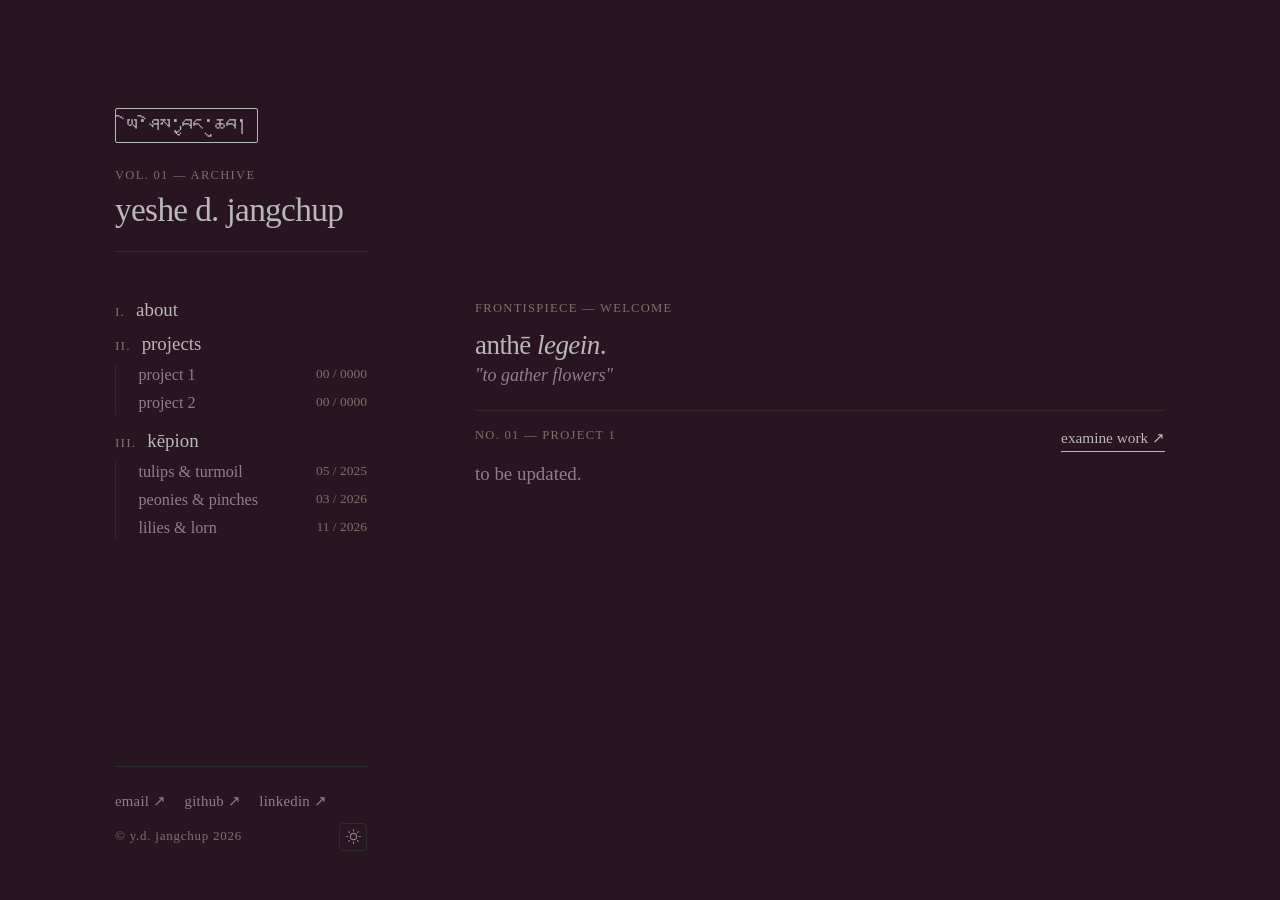
<file: index.html>
<!DOCTYPE html>
<html lang="en">
<head>
    <meta charset="UTF-8">
    <meta name="viewport" content="width=device-width, initial-scale=1.0">
    <title>y.d.</title>
    <link rel="stylesheet" href="style.css">
    <script>
        if (localStorage.getItem('theme') === 'light') {
            document.documentElement.classList.add('light-mode');
        }
    </script>
</head>
<body>

    <div class="page-wrapper">
        
        <!-- Left-Center Static Sidebar -->
        <aside class="sidebar">
            
            <!-- Clickable Seal / Character Logo -->
           <a href="index.html" class="logo-mark" aria-label="Home">
                <span class="seal-box">ཡེ་ཤེས་བྱང་ཆུབ།</span>
            </a>

            <div class="site-header-group">
                <span class="kicker">VOL. 01 — ARCHIVE</span>
                <h1 class="site-title"><a href="index.html">yeshe d. jangchup</a></h1>
            </div>

            <nav class="index-nav">

                <div class="nav-item">
                    <a href="about.html"><span class="roman">I.</span> about</a>
                </div>

                <details open>
                    <summary><span class="roman">II.</span> projects</summary>
                    <ul>
                        <li><a href="projects/project-1.html">project 1 <span class="year">00 / 0000</span></a></li>
                        <li><a href="projects/project-2.html">project 2 <span class="year">00 / 0000</span></a></li>
                    </ul>
                </details>

                <details open>
                    <summary><span class="roman">III.</span> kēpion</summary>
                    <ul>
                        <li><a href="kepion/blurb-1.html">tulips & turmoil <span class="year">05 / 2025</span></a></li>
                        <li><a href="kepion/blurb-2.html">peonies & pinches<span class="year">03 / 2026</span></a></li>
                        <li><a href="kepion/blurb-3.html">lilies & lorn<span class="year">11 / 2026</span></a></li>
                    </ul>
                </details>

            </nav>

            <!-- Locked Bottom Footer with Sun/Moon Theme Toggle -->
            <div class="sidebar-footer">
                <div class="social-links">
                    <a href="mailto:yeshedjangchup@gmail.com">email ↗</a>
                    <a href="https://github.com/yeshedj" target="_blank">github ↗</a>
                    <a href="https://linkedin.com/in/yeshejangchup" target="_blank">linkedin ↗</a>
                </div>
                <div class="footer-bottom-row">
                    <p class="copyright">© y.d. jangchup 2026</p>
                    <button id="theme-toggle" class="theme-btn" aria-label="Toggle light or dark mode" title="Switch theme">
                        <!-- Sun Icon (shown in dark mode to switch to light) -->
                        <svg class="icon-sun" width="15" height="15" viewBox="0 0 24 24" fill="none" stroke="currentColor" stroke-width="1.75" stroke-linecap="round" stroke-linejoin="round">
                            <circle cx="12" cy="12" r="5"></circle>
                            <line x1="12" y1="1" x2="12" y2="3"></line>
                            <line x1="12" y1="21" x2="12" y2="23"></line>
                            <line x1="4.22" y1="4.22" x2="5.64" y2="5.64"></line>
                            <line x1="18.36" y1="18.36" x2="19.78" y2="19.78"></line>
                            <line x1="1" y1="12" x2="3" y2="12"></line>
                            <line x1="21" y1="12" x2="23" y2="12"></line>
                            <line x1="4.22" y1="19.78" x2="5.64" y2="18.36"></line>
                            <line x1="18.36" y1="5.64" x2="19.78" y2="4.22"></line>
                        </svg>
                        <!-- Moon Icon (shown in light mode to switch back to dark) -->
                        <svg class="icon-moon" width="15" height="15" viewBox="0 0 24 24" fill="none" stroke="currentColor" stroke-width="1.75" stroke-linecap="round" stroke-linejoin="round">
                            <path d="M21 12.79A9 9 0 1 1 11.21 3 7 7 0 0 0 21 12.79z"></path>
                        </svg>
                    </button>
                </div>
            </div>
        </aside>

        <!-- Right-Center Static Editorial Showcase -->
        <main class="content">
            <article class="featured-view">
                
                <div class="editorial-header">
                    <span class="kicker">FRONTISPIECE — WELCOME</span>
                    <h2 class="display-title">anthē <em>legein</em>.</h2>
                    <p class="subtitle">"to gather flowers"</p>
                </div>

                <!-- <a href="projects/project-1.html" class="project-image">
                    <img src="https://unsplash.com" alt="Featured Project">
                </a> -->

                <div class="project-caption">
                    <div class="caption-meta">
                        <span class="kicker">no. 01 — project 1</span>
                        <a href="projects/project-1.html" class="explore-link">examine work ↗</a>
                    </div>
                    <p class="lead-text">
                        to be updated.
                    </p>
                </div>

            </article>
        </main>

    </div>

    <script>
        const toggleBtn = document.getElementById('theme-toggle');
        toggleBtn.addEventListener('click', () => {
            document.documentElement.classList.toggle('light-mode');
            const isLight = document.documentElement.classList.contains('light-mode');
            localStorage.setItem('theme', isLight ? 'light' : 'dark');
        });
    </script>

</body>
</html>
</file>
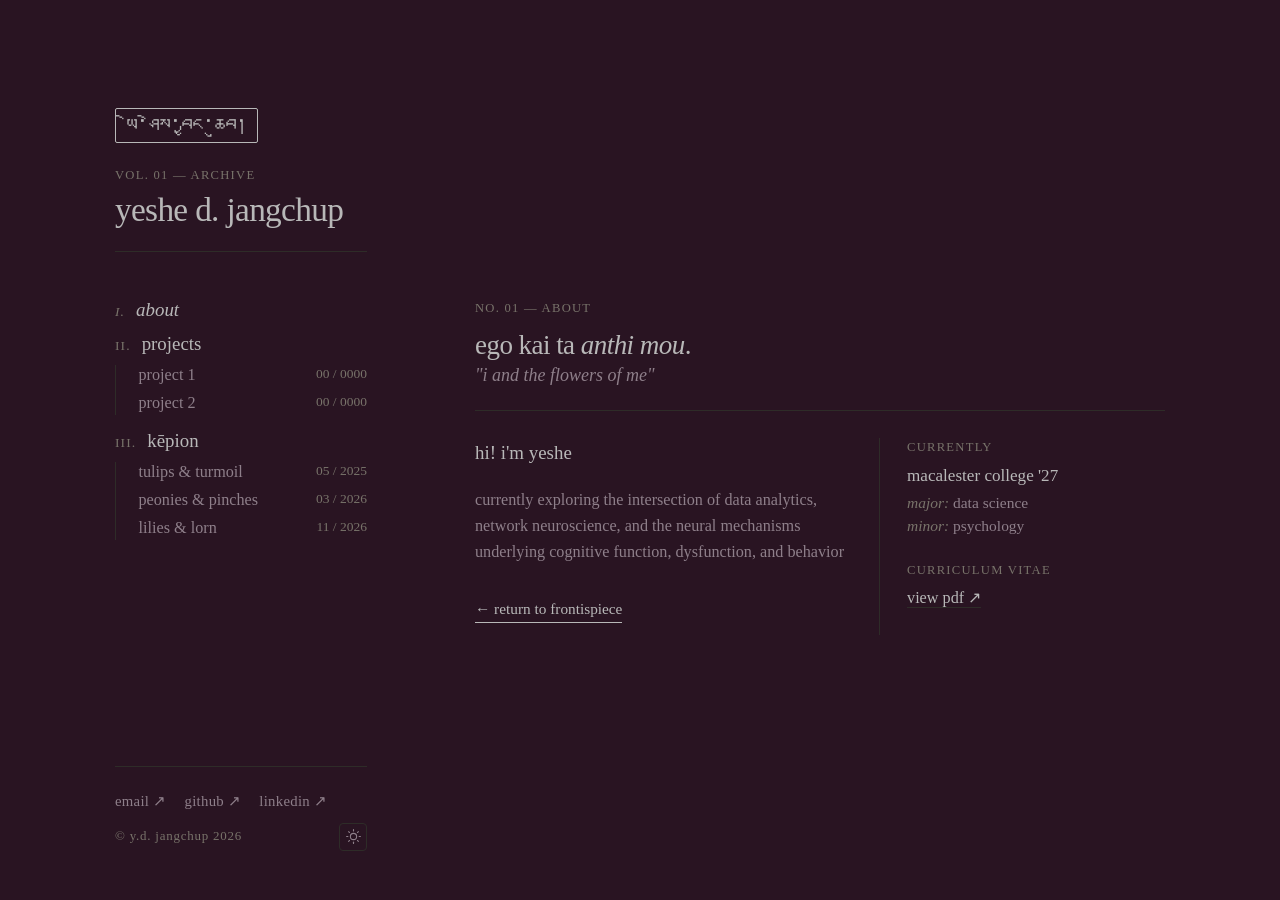
<file: about.html>
<!DOCTYPE html>
<html lang="en">
<head>
    <meta charset="UTF-8">
    <meta name="viewport" content="width=device-width, initial-scale=1.0">
    <title>about — y.d.</title>
    <link rel="stylesheet" href="style.css">
    <script>
        if (localStorage.getItem('theme') === 'light') {
            document.documentElement.classList.add('light-mode');
        }
    </script>
</head>
<body>

    <div class="page-wrapper">
        
        <!-- Left-Center Static Sidebar -->
        <aside class="sidebar">
            
            <!-- Clickable Seal / Character Logo -->
            <a href="index.html" class="logo-mark" aria-label="Home">
                <span class="seal-box">ཡེ་ཤེས་བྱང་ཆུབ།</span>
            </a>

            <div class="site-header-group">
                <span class="kicker">VOL. 01 — ARCHIVE</span>
                <h1 class="site-title"><a href="index.html">yeshe d. jangchup</a></h1>
            </div>

            <nav class="index-nav">

                <div class="nav-item">
                    <a href="about.html" class="active"><span class="roman">I.</span> about</a>
                </div>

                <details open>
                    <summary><span class="roman">II.</span> projects</summary>
                    <ul>
                        <li><a href="projects/project-1.html">project 1 <span class="year">00 / 0000</span></a></li>
                        <li><a href="projects/project-2.html">project 2 <span class="year">00 / 0000</span></a></li>
                    </ul>
                </details>

                <details open>
                    <summary><span class="roman">III.</span> kēpion</summary>
                    <ul>
                        <li><a href="kepion/blurb-1.html">tulips & turmoil <span class="year">05 / 2025</span></a></li>
                        <li><a href="kepion/blurb-2.html">peonies & pinches<span class="year">03 / 2026</span></a></li>
                        <li><a href="kepion/blurb-3.html">lilies & lorn<span class="year">11 / 2026</span></a></li>
                    </ul>
                </details>

            </nav>

            <!-- Locked Bottom Footer with Sun/Moon Theme Toggle -->
            <div class="sidebar-footer">
                <div class="social-links">
                    <a href="mailto:yeshedjangchup@gmail.com">email ↗</a>
                    <a href="https://github.com/yeshedj" target="_blank">github ↗</a>
                    <a href="https://linkedin.com/in/yeshejangchup" target="_blank">linkedin ↗</a>
                </div>
                <div class="footer-bottom-row">
                    <p class="copyright">© y.d. jangchup 2026</p>
                    <button id="theme-toggle" class="theme-btn" aria-label="Toggle light or dark mode" title="Switch theme">
                        <svg class="icon-sun" width="15" height="15" viewBox="0 0 24 24" fill="none" stroke="currentColor" stroke-width="1.75" stroke-linecap="round" stroke-linejoin="round">
                            <circle cx="12" cy="12" r="5"></circle>
                            <line x1="12" y1="1" x2="12" y2="3"></line>
                            <line x1="12" y1="21" x2="12" y2="23"></line>
                            <line x1="4.22" y1="4.22" x2="5.64" y2="5.64"></line>
                            <line x1="18.36" y1="18.36" x2="19.78" y2="19.78"></line>
                            <line x1="1" y1="12" x2="3" y2="12"></line>
                            <line x1="21" y1="12" x2="23" y2="12"></line>
                            <line x1="4.22" y1="19.78" x2="5.64" y2="18.36"></line>
                            <line x1="18.36" y1="5.64" x2="19.78" y2="4.22"></line>
                        </svg>
                        <svg class="icon-moon" width="15" height="15" viewBox="0 0 24 24" fill="none" stroke="currentColor" stroke-width="1.75" stroke-linecap="round" stroke-linejoin="round">
                            <path d="M21 12.79A9 9 0 1 1 11.21 3 7 7 0 0 0 21 12.79z"></path>
                        </svg>
                    </button>
                </div>
            </div>
        </aside>

        <!-- Right-Center Static About Layout -->
        <main class="content">
            <article class="about-view">
                
                <div class="editorial-header">
                    <span class="kicker">NO. 01 — ABOUT</span>
                    <h2 class="display-title">ego kai ta <em>anthi mou</em>.</h2>
                    <p class="subtitle">"i and the flowers of me"</p>
                </div>

                <div class="about-grid">
                    <!-- Left Column: Narrative Bio -->
                    <div class="about-bio">
                        <p class="lead-text">hi! i'm yeshe</p>
                        <p class="body-text">currently exploring the intersection of data analytics, network neuroscience, and the neural mechanisms underlying cognitive function, dysfunction, and behavior</p>
                        <a href="index.html" class="explore-link">← return to frontispiece</a>
                    </div>

                    <!-- Right Column: Catalog Metadata -->
                    <div class="about-meta">
                         <div class="meta-block">
                            <span class="kicker">currently</span>
                            <p class="role-title">macalester college '27</p>
                            <p class="muted"><em>major:</em> data science</p>
                            <p class="muted"><em>minor:</em> psychology</p>
                        </div>

                        <!-- <div class="meta-block">
                            <span class="kicker">INTERESTS</span>
                            <ul class="meta-list">
                                <li>Design & Visual Systems</li>
                                <li>Creative Coding & Web</li>
                                <li>Writing & Archival Research</li>
                            </ul>
                        </div> -->

                        <div class="meta-block">
                            <span class="kicker">curriculum vitae</span>
                            <p><a href="resume.pdf" target="_blank" class="inline-link">view pdf ↗</a></p>
                        </div>
                    </div>
                </div>

            </article>
        </main>

    </div>

    <script>
        const toggleBtn = document.getElementById('theme-toggle');
        toggleBtn.addEventListener('click', () => {
            document.documentElement.classList.toggle('light-mode');
            const isLight = document.documentElement.classList.contains('light-mode');
            localStorage.setItem('theme', isLight ? 'light' : 'dark');
        });
    </script>

</body>
</html>
</file>
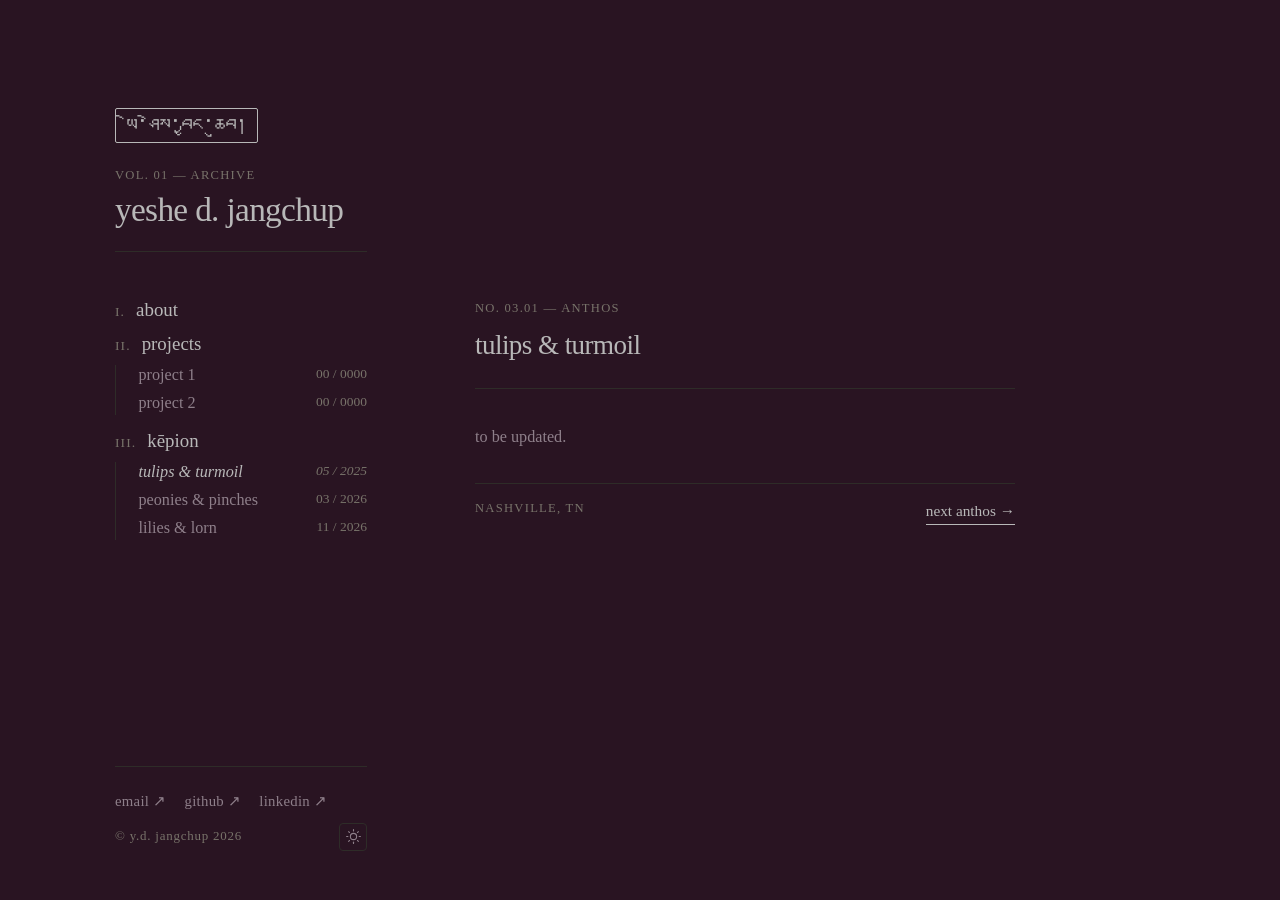
<file: kepion/blurb-1.html>
<!DOCTYPE html>
<html lang="en">
<head>
    <meta charset="UTF-8">
    <meta name="viewport" content="width=device-width, initial-scale=1.0">
    <title>tulips & turmoil — y.d.</title>
    <link rel="stylesheet" href="../style.css">
    <script>
        if (localStorage.getItem('theme') === 'light') {
            document.documentElement.classList.add('light-mode');
        }
    </script>
</head>
<body>

    <div class="page-wrapper">
        
        <!-- Left-Center Static Sidebar -->
        <aside class="sidebar">
            
            <!-- Clickable Seal -->
           <a href="../index.html" class="logo-mark" aria-label="Home">
                <span class="seal-box">ཡེ་ཤེས་བྱང་ཆུབ།</span>
            </a>

            <div class="site-header-group">
                <span class="kicker">vol. 01 — archive</span>
                <h1 class="site-title"><a href="../index.html">yeshe d. jangchup</a></h1>
            </div>

            <nav class="index-nav">

                <div class="nav-item">
                    <a href="../about.html"><span class="roman">I.</span> about</a>
                </div>

                <details open>
                    <summary><span class="roman">II.</span> projects</summary>
                    <ul>
                        <li><a href="../projects/project-1.html">project 1 <span class="year">00 / 0000</span></a></li>
                        <li><a href="../projects/project-2.html">project 2 <span class="year">00 / 0000</span></a></li>
                    </ul>
                </details>

                <details open>
                    <summary><span class="roman">III.</span> kēpion</summary>
                    <ul>
                        <li><a href="blurb-1.html" class="active" aria-current="page">tulips & turmoil <span class="year">05 / 2025</span></a></li>
                        <li><a href="blurb-2.html">peonies & pinches<span class="year">03 / 2026</span></a></li>
                        <li><a href="blurb-3.html">lilies & lorn<span class="year">11 / 2026</span></a></li>
                    </ul>
                </details>

            </nav>

            <!-- Locked Bottom Footer -->
            <div class="sidebar-footer">
                <div class="social-links">
                    <a href="mailto:you@example.com">email ↗</a>
                    <a href="https://github.com" target="_blank">github ↗</a>
                    <a href="https://linkedin.com" target="_blank">linkedin ↗</a>
                </div>
                <div class="footer-bottom-row">
                    <p class="copyright">© y.d. jangchup 2026</p>
                    <button id="theme-toggle" class="theme-btn" aria-label="Toggle light or dark mode" title="Switch theme">
                        <svg class="icon-sun" width="15" height="15" viewBox="0 0 24 24" fill="none" stroke="currentColor" stroke-width="1.75" stroke-linecap="round" stroke-linejoin="round">
                            <circle cx="12" cy="12" r="5"></circle>
                            <line x1="12" y1="1" x2="12" y2="3"></line>
                            <line x1="12" y1="21" x2="12" y2="23"></line>
                            <line x1="4.22" y1="4.22" x2="5.64" y2="5.64"></line>
                            <line x1="18.36" y1="18.36" x2="19.78" y2="19.78"></line>
                            <line x1="1" y1="12" x2="3" y2="12"></line>
                            <line x1="21" y1="12" x2="23" y2="12"></line>
                            <line x1="4.22" y1="19.78" x2="5.64" y2="18.36"></line>
                            <line x1="18.36" y1="5.64" x2="19.78" y2="4.22"></line>
                        </svg>
                        <svg class="icon-moon" width="15" height="15" viewBox="0 0 24 24" fill="none" stroke="currentColor" stroke-width="1.75" stroke-linecap="round" stroke-linejoin="round">
                            <path d="M21 12.79A9 9 0 1 1 11.21 3 7 7 0 0 0 21 12.79z"></path>
                        </svg>
                    </button>
                </div>
            </div>
        </aside>

        <!-- Right-Center Static Blurb View -->
        <main class="content">
            <article class="poem-view">
                
                <div class="editorial-header">
                    <span class="kicker">no. 03.01 — anthos</span>
                    <h2 class="display-title">tulips & turmoil</h2>
                </div>

                <!-- Stanzas preserve exact line breaks automatically -->
                <div class="poem-body">
                    to be updated.
                </div>

                <div class="poem-footer">
                    <span class="kicker">nashville, tn</span>
                    <div class="poem-nav">
                        <a href="blurb-2.html" class="explore-link">next anthos →</a>
                    </div>
                </div>

            </article>
        </main>

    </div>

    <script>
        const toggleBtn = document.getElementById('theme-toggle');
        toggleBtn.addEventListener('click', () => {
            document.documentElement.classList.toggle('light-mode');
            const isLight = document.documentElement.classList.contains('light-mode');
            localStorage.setItem('theme', isLight ? 'light' : 'dark');
        });
    </script>

</body>
</html>
</file>
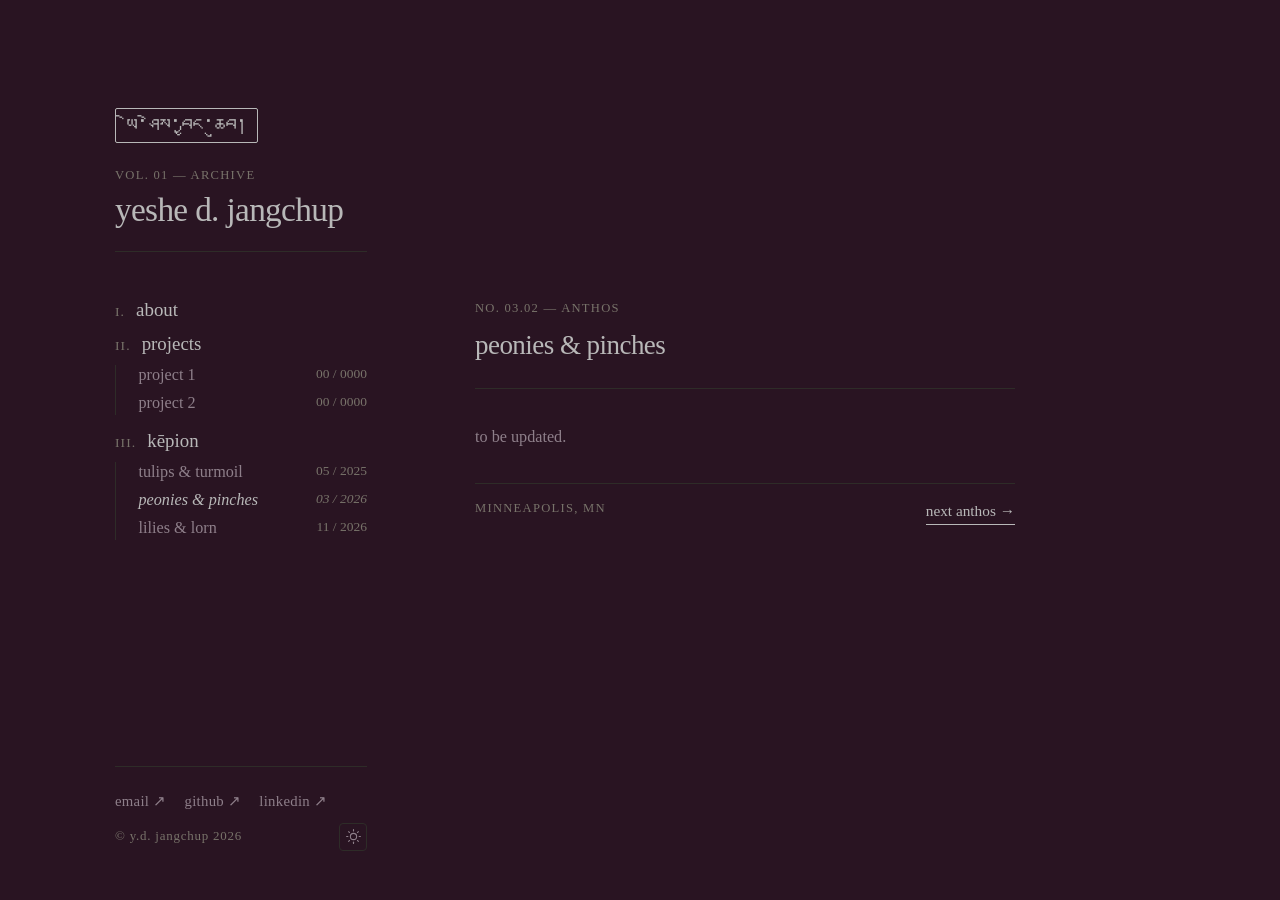
<file: kepion/blurb-2.html>
<!DOCTYPE html>
<html lang="en">
<head>
    <meta charset="UTF-8">
    <meta name="viewport" content="width=device-width, initial-scale=1.0">
    <title>peonies & pinches — y.d.</title>
    <link rel="stylesheet" href="../style.css">
    <script>
        if (localStorage.getItem('theme') === 'light') {
            document.documentElement.classList.add('light-mode');
        }
    </script>
</head>
<body>

    <div class="page-wrapper">
        
        <!-- Left-Center Static Sidebar -->
        <aside class="sidebar">
            
            <!-- Clickable Seal -->
           <a href="../index.html" class="logo-mark" aria-label="Home">
                <span class="seal-box">ཡེ་ཤེས་བྱང་ཆུབ།</span>
            </a>

            <div class="site-header-group">
                <span class="kicker">vol. 01 — archive</span>
                <h1 class="site-title"><a href="../index.html">yeshe d. jangchup</a></h1>
            </div>

            <nav class="index-nav">

                <div class="nav-item">
                    <a href="../about.html"><span class="roman">I.</span> about</a>
                </div>

                <details open>
                    <summary><span class="roman">II.</span> projects</summary>
                    <ul>
                        <li><a href="../projects/project-1.html">project 1 <span class="year">00 / 0000</span></a></li>
                        <li><a href="../projects/project-2.html">project 2 <span class="year">00 / 0000</span></a></li>
                   
                    </ul>
                </details>

                <details open>
                    <summary><span class="roman">III.</span> kēpion</summary>
                    <ul>
                        <li><a href="blurb-1.html">tulips & turmoil <span class="year">05 / 2025</span></a></li>
                        <li><a href="blurb-2.html" class="active" aria-current="page">peonies & pinches<span class="year">03 / 2026</span></a></li>
                        <li><a href="blurb-3.html">lilies & lorn<span class="year">11 / 2026</span></a></li>
                    </ul>
                </details>

            </nav>

            <!-- Locked Bottom Footer -->
            <div class="sidebar-footer">
                <div class="social-links">
                    <a href="mailto:you@example.com">email ↗</a>
                    <a href="https://github.com" target="_blank">github ↗</a>
                    <a href="https://linkedin.com" target="_blank">linkedin ↗</a>
                </div>
                <div class="footer-bottom-row">
                    <p class="copyright">© y.d. jangchup 2026</p>
                    <button id="theme-toggle" class="theme-btn" aria-label="Toggle light or dark mode" title="Switch theme">
                        <svg class="icon-sun" width="15" height="15" viewBox="0 0 24 24" fill="none" stroke="currentColor" stroke-width="1.75" stroke-linecap="round" stroke-linejoin="round">
                            <circle cx="12" cy="12" r="5"></circle>
                            <line x1="12" y1="1" x2="12" y2="3"></line>
                            <line x1="12" y1="21" x2="12" y2="23"></line>
                            <line x1="4.22" y1="4.22" x2="5.64" y2="5.64"></line>
                            <line x1="18.36" y1="18.36" x2="19.78" y2="19.78"></line>
                            <line x1="1" y1="12" x2="3" y2="12"></line>
                            <line x1="21" y1="12" x2="23" y2="12"></line>
                            <line x1="4.22" y1="19.78" x2="5.64" y2="18.36"></line>
                            <line x1="18.36" y1="5.64" x2="19.78" y2="4.22"></line>
                        </svg>
                        <svg class="icon-moon" width="15" height="15" viewBox="0 0 24 24" fill="none" stroke="currentColor" stroke-width="1.75" stroke-linecap="round" stroke-linejoin="round">
                            <path d="M21 12.79A9 9 0 1 1 11.21 3 7 7 0 0 0 21 12.79z"></path>
                        </svg>
                    </button>
                </div>
            </div>
        </aside>

        <!-- Right-Center Static Poem / Blurb View -->
        <main class="content">
            <article class="poem-view">
                
                <div class="editorial-header">
                    <span class="kicker">no. 03.02 — anthos</span>
                    <h2 class="display-title">peonies & pinches</h2>
                </div>

                <!-- Stanzas preserve exact line breaks automatically -->
                <div class="poem-body">
                    to be updated.
                </div>

                <div class="poem-footer">
                    <span class="kicker">minneapolis, mn</span>
                    <div class="poem-nav">
                        <a href="blurb-3.html" class="explore-link">next anthos →</a>
                    </div>
                </div>

            </article>
        </main>

    </div>

    <script>
        const toggleBtn = document.getElementById('theme-toggle');
        toggleBtn.addEventListener('click', () => {
            document.documentElement.classList.toggle('light-mode');
            const isLight = document.documentElement.classList.contains('light-mode');
            localStorage.setItem('theme', isLight ? 'light' : 'dark');
        });
    </script>

</body>
</html>
</file>
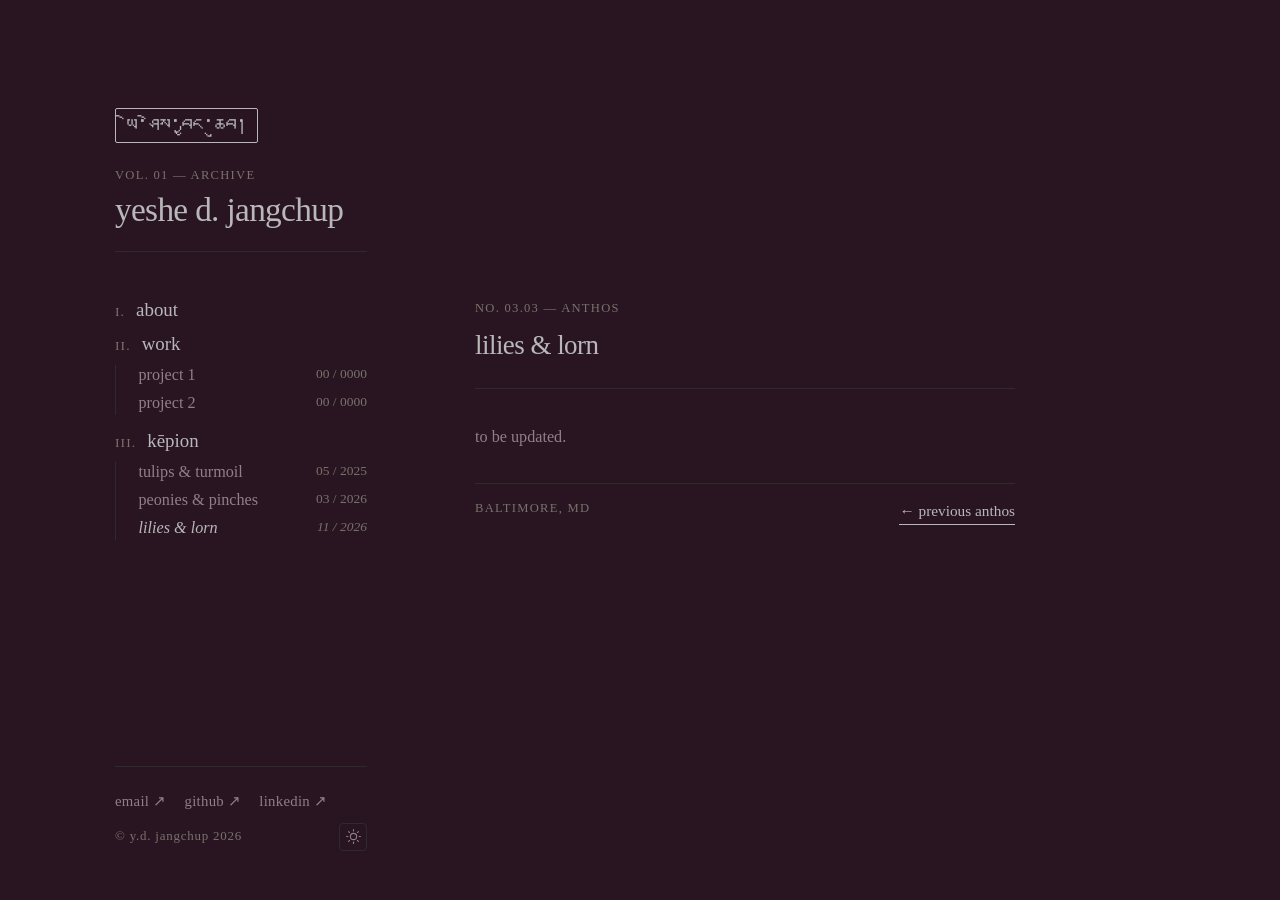
<file: kepion/blurb-3.html>
<!DOCTYPE html>
<html lang="en">
<head>
    <meta charset="UTF-8">
    <meta name="viewport" content="width=device-width, initial-scale=1.0">
    <title>lilies & lorn — y.d.</title>
    <link rel="stylesheet" href="../style.css">
    <script>
        if (localStorage.getItem('theme') === 'light') {
            document.documentElement.classList.add('light-mode');
        }
    </script>
</head>
<body>

    <div class="page-wrapper">
        
        <!-- Left-Center Static Sidebar -->
        <aside class="sidebar">
            
            <!-- Clickable Seal -->
           <a href="../index.html" class="logo-mark" aria-label="Home">
                <span class="seal-box">ཡེ་ཤེས་བྱང་ཆུབ།</span>
            </a>

            <div class="site-header-group">
                <span class="kicker">vol. 01 — archive</span>
                <h1 class="site-title"><a href="../index.html">yeshe d. jangchup</a></h1>
            </div>

            <nav class="index-nav">

                <div class="nav-item">
                    <a href="../about.html"><span class="roman">I.</span> about</a>
                </div>

                <details open>
                    <summary><span class="roman">II.</span> work</summary>
                    <ul>
                        <li><a href="../projects/project-1.html">project 1 <span class="year">00 / 0000</span></a></li>
                        <li><a href="../projects/project-2.html">project 2 <span class="year">00 / 0000</span></a></li>
                    </ul>
                </details>

                <details open>
                    <summary><span class="roman">III.</span> kēpion</summary>
                    <ul>
                        <li><a href="blurb-1.html">tulips & turmoil <span class="year">05 / 2025</span></a></li>
                        <li><a href="blurb-2.html">peonies & pinches<span class="year">03 / 2026</span></a></li>
                        <li><a href="blurb-3.html" class="active" aria-current="page">lilies & lorn<span class="year">11 / 2026</span></a></li>
                    </ul>
                </details>

            </nav>

            <!-- Locked Bottom Footer -->
            <div class="sidebar-footer">
                <div class="social-links">
                    <a href="mailto:you@example.com">email ↗</a>
                    <a href="https://github.com" target="_blank">github ↗</a>
                    <a href="https://linkedin.com" target="_blank">linkedin ↗</a>
                </div>
                <div class="footer-bottom-row">
                    <p class="copyright">© y.d. jangchup 2026</p>
                    <button id="theme-toggle" class="theme-btn" aria-label="Toggle light or dark mode" title="Switch theme">
                        <svg class="icon-sun" width="15" height="15" viewBox="0 0 24 24" fill="none" stroke="currentColor" stroke-width="1.75" stroke-linecap="round" stroke-linejoin="round">
                            <circle cx="12" cy="12" r="5"></circle>
                            <line x1="12" y1="1" x2="12" y2="3"></line>
                            <line x1="12" y1="21" x2="12" y2="23"></line>
                            <line x1="4.22" y1="4.22" x2="5.64" y2="5.64"></line>
                            <line x1="18.36" y1="18.36" x2="19.78" y2="19.78"></line>
                            <line x1="1" y1="12" x2="3" y2="12"></line>
                            <line x1="21" y1="12" x2="23" y2="12"></line>
                            <line x1="4.22" y1="19.78" x2="5.64" y2="18.36"></line>
                            <line x1="18.36" y1="5.64" x2="19.78" y2="4.22"></line>
                        </svg>
                        <svg class="icon-moon" width="15" height="15" viewBox="0 0 24 24" fill="none" stroke="currentColor" stroke-width="1.75" stroke-linecap="round" stroke-linejoin="round">
                            <path d="M21 12.79A9 9 0 1 1 11.21 3 7 7 0 0 0 21 12.79z"></path>
                        </svg>
                    </button>
                </div>
            </div>
        </aside>

        <!-- Right-Center Static Poem / Blurb View -->
        <main class="content">
            <article class="poem-view">
                
                <div class="editorial-header">
                    <span class="kicker">no. 03.03 — anthos</span>
                    <h2 class="display-title">lilies & lorn</h2>
                </div>

                <!-- Stanzas preserve exact line breaks automatically -->
                <div class="poem-body">
                    to be updated.
                </div>

                <div class="poem-footer">
                    <span class="kicker">baltimore, md</span>
                    <div class="poem-nav">
                        <a href="blurb-2.html" class="explore-link">← previous anthos</a>
                    </div>
                </div>

            </article>
        </main>

    </div>

    <script>
        const toggleBtn = document.getElementById('theme-toggle');
        toggleBtn.addEventListener('click', () => {
            document.documentElement.classList.toggle('light-mode');
            const isLight = document.documentElement.classList.contains('light-mode');
            localStorage.setItem('theme', isLight ? 'light' : 'dark');
        });
    </script>

</body>
</html>
</file>
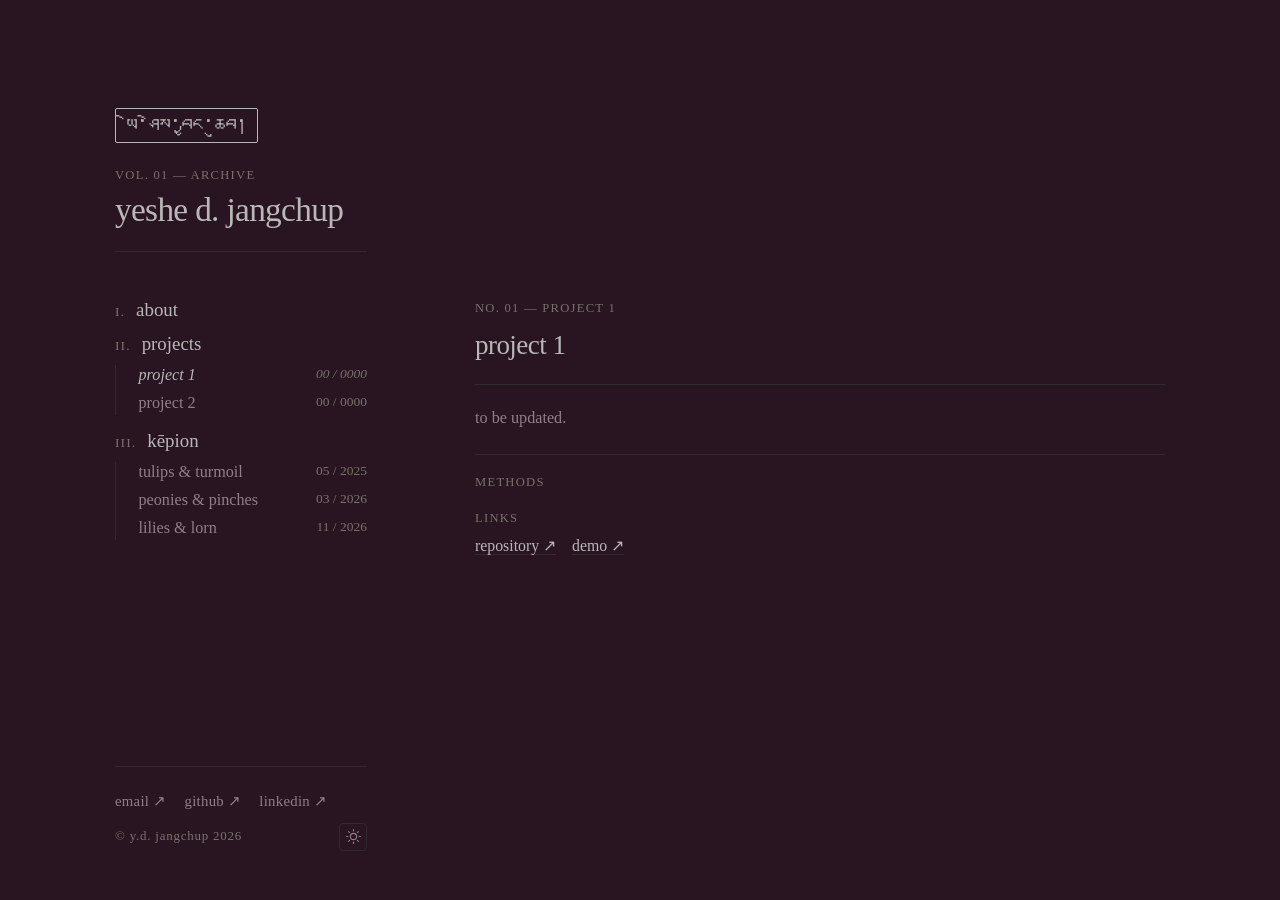
<file: projects/project-1.html>
<!DOCTYPE html>
<html lang="en">
<head>
    <meta charset="UTF-8">
    <meta name="viewport" content="width=device-width, initial-scale=1.0">
    <title>project 1 — y.d.</title>
    <link rel="stylesheet" href="../style.css">
    <script>
        if (localStorage.getItem('theme') === 'light') {
            document.documentElement.classList.add('light-mode');
        }
    </script>
</head>
<body>

    <div class="page-wrapper">
        
        <!-- Left-Center Static Sidebar -->
        <aside class="sidebar">
            
            <!-- Clickable Tibetan Seal -->
            <a href="../index.html" class="logo-mark" aria-label="Home">
                <span class="seal-box">ཡེ་ཤེས་བྱང་ཆུབ།</span>
            </a>

            <div class="site-header-group">
                <span class="kicker">vol. 01 — archive</span>
                <h1 class="site-title"><a href="../index.html">yeshe d. jangchup</a></h1>
            </div>

            <nav class="index-nav">

                <div class="nav-item">
                    <a href="../about.html"><span class="roman">I.</span> about</a>
                </div>

                <details open>
                    <summary><span class="roman">II.</span> projects</summary>
                    <ul>
                        <li><a href="project-1.html" class="active" aria-current="page">project 1 <span class="year">00 / 0000</span></a></li>
                        <li><a href="project-2.html">project 2 <span class="year">00 / 0000</span></a></li>
                    </ul>
                </details>

                <details open>
                    <summary><span class="roman">III.</span> kēpion</summary>
                    <ul>
                        <li><a href="../kepion/blurb-1.html">tulips & turmoil <span class="year">05 / 2025</span></a></li>
                        <li><a href="../kepion/blurb-2.html">peonies & pinches<span class="year">03 / 2026</span></a></li>
                        <li><a href="../kepion/blurb-3.html">lilies & lorn<span class="year">11 / 2026</span></a></li>
                    </ul>
                </details>

            </nav>

            <!-- Locked Bottom Footer -->
            <div class="sidebar-footer">
                <div class="social-links">
                    <a href="mailto:you@example.com">email ↗</a>
                    <a href="https://github.com" target="_blank">github ↗</a>
                    <a href="https://linkedin.com" target="_blank">linkedin ↗</a>
                </div>
                <div class="footer-bottom-row">
                    <p class="copyright">© y.d. jangchup 2026</p>
                    <button id="theme-toggle" class="theme-btn" aria-label="Toggle light or dark mode" title="Switch theme">
                        <svg class="icon-sun" width="15" height="15" viewBox="0 0 24 24" fill="none" stroke="currentColor" stroke-width="1.75" stroke-linecap="round" stroke-linejoin="round">
                            <circle cx="12" cy="12" r="5"></circle>
                            <line x1="12" y1="1" x2="12" y2="3"></line>
                            <line x1="12" y1="21" x2="12" y2="23"></line>
                            <line x1="4.22" y1="4.22" x2="5.64" y2="5.64"></line>
                            <line x1="18.36" y1="18.36" x2="19.78" y2="19.78"></line>
                            <line x1="1" y1="12" x2="3" y2="12"></line>
                            <line x1="21" y1="12" x2="23" y2="12"></line>
                            <line x1="4.22" y1="19.78" x2="5.64" y2="18.36"></line>
                            <line x1="18.36" y1="5.64" x2="19.78" y2="4.22"></line>
                        </svg>
                        <svg class="icon-moon" width="15" height="15" viewBox="0 0 24 24" fill="none" stroke="currentColor" stroke-width="1.75" stroke-linecap="round" stroke-linejoin="round">
                            <path d="M21 12.79A9 9 0 1 1 11.21 3 7 7 0 0 0 21 12.79z"></path>
                        </svg>
                    </button>
                </div>
            </div>
        </aside>

        <!-- Right-Center Static Project Plate -->
        <main class="content">
            <article class="project-view">
                
                <div class="editorial-header">
                    <span class="kicker">no. 01 — project 1</span>
                    <h2 class="display-title">project 1</h2>
                    <p class="subtitle">

                    </p>
                </div>

                <!-- Two-Column Description & Metadata -->
                <div class="project-details-grid">
                    <div class="project-summary">
                        <p class="body-text">
                            to be updated.
                        </p>
                    </div>

                    <div class="project-specs">
                        <div class="spec-row">
                            <span class="kicker">methods</span>
                            <p class="muted">
                                <!-- Python, NetworkX, R -->
                            </p>
                        </div>
                        <div class="spec-row">
                            <span class="kicker">links</span>
                            <p><a href=" " target="_blank" class="inline-link">repository ↗</a> &nbsp;&nbsp; <a href=" " target="_blank" class="inline-link">demo ↗</a></p>
                        </div>
                    </div>
                </div>

            </article>
        </main>

    </div>

    <script>
        const toggleBtn = document.getElementById('theme-toggle');
        toggleBtn.addEventListener('click', () => {
            document.documentElement.classList.toggle('light-mode');
            const isLight = document.documentElement.classList.contains('light-mode');
            localStorage.setItem('theme', isLight ? 'light' : 'dark');
        });
    </script>

</body>
</html>
</file>
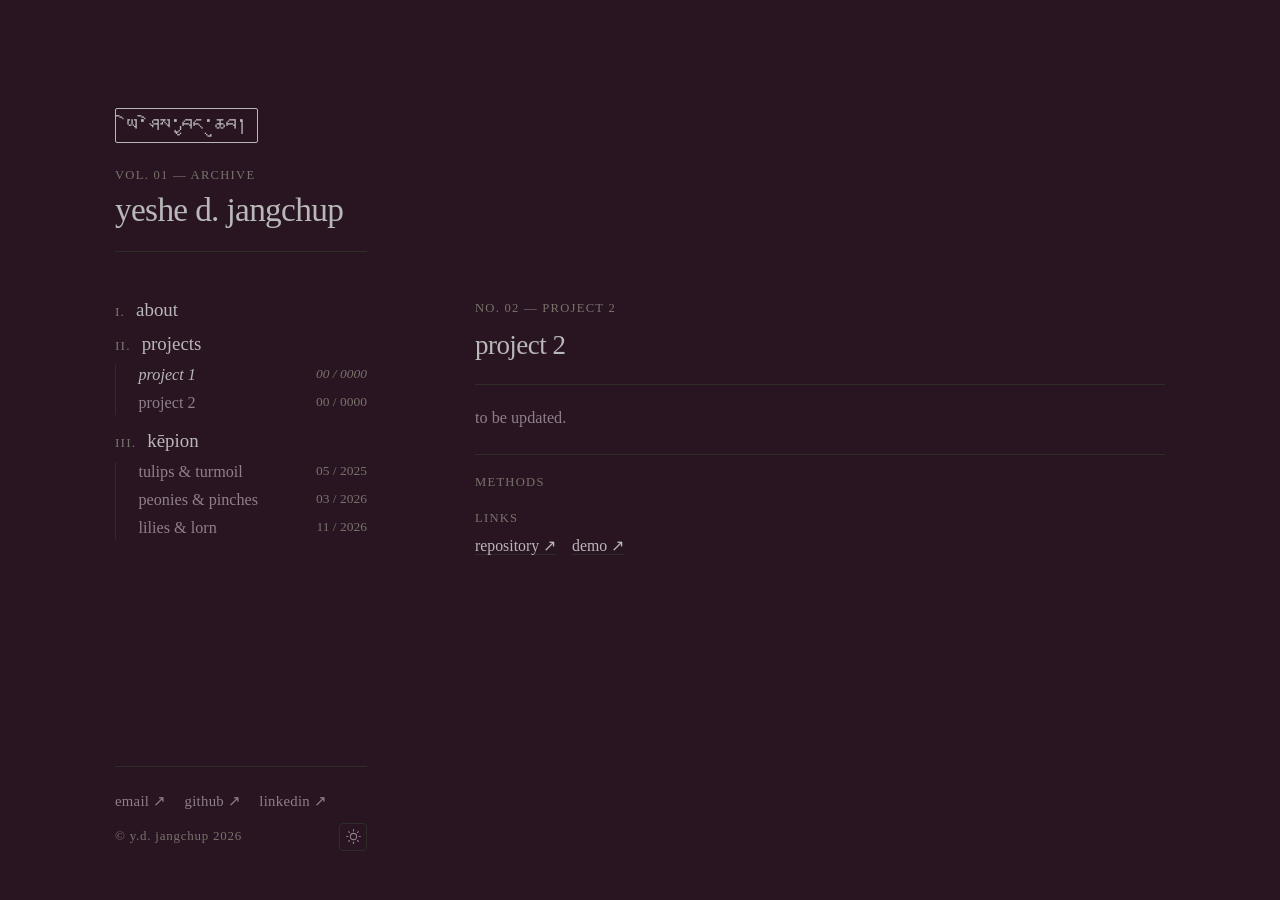
<file: projects/project-2.html>
<!DOCTYPE html>
<html lang="en">
<head>
    <meta charset="UTF-8">
    <meta name="viewport" content="width=device-width, initial-scale=1.0">
    <title>project 1 — y.d.</title>
    <link rel="stylesheet" href="../style.css">
    <script>
        if (localStorage.getItem('theme') === 'light') {
            document.documentElement.classList.add('light-mode');
        }
    </script>
</head>
<body>

    <div class="page-wrapper">
        
        <!-- Left-Center Static Sidebar -->
        <aside class="sidebar">
            
            <!-- Clickable Tibetan Seal -->
            <a href="../index.html" class="logo-mark" aria-label="Home">
                <span class="seal-box">ཡེ་ཤེས་བྱང་ཆུབ།</span>
            </a>

            <div class="site-header-group">
                <span class="kicker">vol. 01 — archive</span>
                <h1 class="site-title"><a href="../index.html">yeshe d. jangchup</a></h1>
            </div>

            <nav class="index-nav">

                <div class="nav-item">
                    <a href="../about.html"><span class="roman">I.</span> about</a>
                </div>

                <details open>
                    <summary><span class="roman">II.</span> projects</summary>
                    <ul>
                        <li><a href="project-1.html" class="active" aria-current="page">project 1 <span class="year">00 / 0000</span></a></li>
                        <li><a href="project-2.html">project 2 <span class="year">00 / 0000</span></a></li>
                    </ul>
                </details>

                <details open>
                    <summary><span class="roman">III.</span> kēpion</summary>
                    <ul>
                        <li><a href="../kepion/blurb-1.html">tulips & turmoil <span class="year">05 / 2025</span></a></li>
                        <li><a href="../kepion/blurb-2.html">peonies & pinches<span class="year">03 / 2026</span></a></li>
                        <li><a href="../kepion/blurb-3.html">lilies & lorn<span class="year">11 / 2026</span></a></li>
                    </ul>
                </details>

            </nav>

            <!-- Locked Bottom Footer -->
            <div class="sidebar-footer">
                <div class="social-links">
                    <a href="mailto:you@example.com">email ↗</a>
                    <a href="https://github.com" target="_blank">github ↗</a>
                    <a href="https://linkedin.com" target="_blank">linkedin ↗</a>
                </div>
                <div class="footer-bottom-row">
                    <p class="copyright">© y.d. jangchup 2026</p>
                    <button id="theme-toggle" class="theme-btn" aria-label="Toggle light or dark mode" title="Switch theme">
                        <svg class="icon-sun" width="15" height="15" viewBox="0 0 24 24" fill="none" stroke="currentColor" stroke-width="1.75" stroke-linecap="round" stroke-linejoin="round">
                            <circle cx="12" cy="12" r="5"></circle>
                            <line x1="12" y1="1" x2="12" y2="3"></line>
                            <line x1="12" y1="21" x2="12" y2="23"></line>
                            <line x1="4.22" y1="4.22" x2="5.64" y2="5.64"></line>
                            <line x1="18.36" y1="18.36" x2="19.78" y2="19.78"></line>
                            <line x1="1" y1="12" x2="3" y2="12"></line>
                            <line x1="21" y1="12" x2="23" y2="12"></line>
                            <line x1="4.22" y1="19.78" x2="5.64" y2="18.36"></line>
                            <line x1="18.36" y1="5.64" x2="19.78" y2="4.22"></line>
                        </svg>
                        <svg class="icon-moon" width="15" height="15" viewBox="0 0 24 24" fill="none" stroke="currentColor" stroke-width="1.75" stroke-linecap="round" stroke-linejoin="round">
                            <path d="M21 12.79A9 9 0 1 1 11.21 3 7 7 0 0 0 21 12.79z"></path>
                        </svg>
                    </button>
                </div>
            </div>
        </aside>

        <!-- Right-Center Static Project Plate -->
        <main class="content">
            <article class="project-view">
                
                <div class="editorial-header">
                    <span class="kicker">no. 02 — project 2</span>
                    <h2 class="display-title">project 2</h2>
                    <p class="subtitle">

                    </p>
                </div>

                <!-- Two-Column Description & Metadata -->
                <div class="project-details-grid">
                    <div class="project-summary">
                        <p class="body-text">
                            to be updated.
                        </p>
                    </div>

                    <div class="project-specs">
                        <div class="spec-row">
                            <span class="kicker">methods</span>
                            <p class="muted">
                                <!-- Python, NetworkX, R -->
                            </p>
                        </div>
                        <div class="spec-row">
                            <span class="kicker">links</span>
                            <p><a href=" " target="_blank" class="inline-link">repository ↗</a> &nbsp;&nbsp; <a href=" " target="_blank" class="inline-link">demo ↗</a></p>
                        </div>
                    </div>
                </div>

            </article>
        </main>

    </div>

    <script>
        const toggleBtn = document.getElementById('theme-toggle');
        toggleBtn.addEventListener('click', () => {
            document.documentElement.classList.toggle('light-mode');
            const isLight = document.documentElement.classList.contains('light-mode');
            localStorage.setItem('theme', isLight ? 'light' : 'dark');
        });
    </script>

</body>
</html>
</file>
<file: style.css>
/* Theme Color Variables (Plum-Black Dark Default + Warm Beige Light Mode) */
:root {
    --bg-color: #291422;
    --surface-color: #1c1a17;
    --text-primary: #b8b8b8;
    --text-secondary: #8e7f8a;
    --text-muted: #78736a;
    --border-color: #2e2c28;
}

html.light-mode {
    --bg-color: #f2ebd7;
    --surface-color: #ebe6d8;
    --text-primary: #181715;
    --text-secondary: #4a463f;
    --text-muted: #78736a;
    --border-color: #dfd9cc;
}

* {
    box-sizing: border-box;
    margin: 0;
    padding: 0;
}

html {
    font-size: 18px;
}

body {
    font-family: "Times New Roman", Times, serif;
    color: var(--text-primary);
    background-color: var(--bg-color);
    line-height: 1.55;
    font-size: 16px;
    height: 100vh;
    overflow: hidden;
    -webkit-font-smoothing: antialiased;
    transition: background-color 0.25s ease, color 0.25s ease;
}

/* Centered, Full-Viewport Static Container */
.page-wrapper {
    max-width: 1140px;
    height: 100vh;
    margin: 0 auto;
    padding: 0 2.5rem;
    display: grid;
    grid-template-columns: 270px 1fr;
    gap: 5rem;
    align-items: start;
}

/* Sidebar with Locked Header & Locked Bottom Footer */
.sidebar {
    height: 100vh;
    overflow-y: auto;
    padding-top: 12vh;
    padding-bottom: 2.75rem;
    padding-right: 1rem;
    display: flex;
    flex-direction: column;
    justify-content: flex-start;
}

/* Right-Center Static Editorial Showcase — Aligned with First Tab */
.content {
    height: 100vh;
    padding-top: calc(12vh + 10.6rem);
    display: flex;
    flex-direction: column;
    justify-content: flex-start;
}

/* Clickable Seal / Chinese Character Logo Mark */
.logo-mark {
    display: inline-block;
    color: var(--text-primary);
    text-decoration: none;
    margin-bottom: 1.25rem;
    transition: opacity 0.2s ease, color 0.25s ease;
}

.logo-mark:hover {
    opacity: 0.7;
}

.seal-box {
    display: inline-flex;
    align-items: center;
    justify-content: center;
    border: 1.5px solid var(--text-primary);
    border-radius: 2px;
    padding: 0.45rem 0.55rem 0.2rem 0.55rem;
    font-family: "Kailasa", "Noto Serif Tibetan", "Tibetan Machine Uni", serif;
    font-size: 1.2rem;
    font-weight: 400;
    letter-spacing: normal;
    line-height: 1;
}

/* Micro Lowercase Kicker Labels */
.kicker {
    display: block;
    font-size: 0.7rem;
    font-weight: 400;
    text-transform: uppercase;
    letter-spacing: 0.1em;
    color: var(--text-muted);
    margin-bottom: 0.35rem;
}

.site-header-group {
    margin-bottom: 2.5rem;
    padding-bottom: 1.25rem;
    border-bottom: 1px solid var(--border-color);
    transition: border-color 0.25s ease;
}

.site-title {
    font-size: 1.85rem;
    font-weight: 400;
    letter-spacing: -0.02em;
    line-height: 1.1;
}

.site-title a {
    color: var(--text-primary);
    text-decoration: none;
    transition: opacity 0.2s ease;
}

.site-title a:hover {
    opacity: 0.7;
}

/* Evenly Spaced, Tighter Tab Titles with Roman Numerals */
.index-nav details,
.nav-item {
    margin-bottom: 0.45rem;
}

.index-nav summary {
    font-weight: 400;
    font-size: 1.05rem;
    line-height: 1.4;
    color: var(--text-primary);
    cursor: pointer;
    list-style: none;
    user-select: none;
}

.index-nav summary::-webkit-details-marker {
    display: none;
}

.index-nav summary:hover {
    font-style: italic;
}

.roman {
    font-size: 0.75rem;
    letter-spacing: 0.08em;
    color: var(--text-muted);
    margin-right: 0.35rem;
}

.index-nav ul {
    list-style: none;
    padding-left: 1.25rem;
    margin-top: 0.4rem;
    margin-bottom: 0.75rem;
    border-left: 1px solid var(--border-color);
}

.index-nav li {
    margin-bottom: 0.35rem;
    line-height: 1.35;
}

.index-nav li a {
    font-size: 0.9rem;
    color: var(--text-secondary);
    text-decoration: none;
    display: flex;
    justify-content: space-between;
    gap: 0.5rem;
}

.index-nav li a:hover {
    color: var(--text-primary);
    font-style: italic;
}

.index-nav .year {
    font-size: 0.75rem;
    color: var(--text-muted);
}

.nav-item a {
    display: block;
    font-weight: 400;
    font-size: 1.05rem;
    line-height: 1.4;
    color: var(--text-primary);
    text-decoration: none;
}

.nav-item a:hover,
.nav-item a.active {
    font-style: italic;
}

/* Locked Bottom Footer & Sun/Moon Toggle */
.sidebar-footer {
    margin-top: auto;
    padding-top: 1.25rem;
    border-top: 1px solid var(--border-color);
}

.social-links {
    display: flex;
    gap: 1rem;
    margin-bottom: 0.55rem;
}

.sidebar-footer a {
    font-size: 0.82rem;
    color: var(--text-secondary);
    text-decoration: none;
    letter-spacing: 0.02em;
}

.sidebar-footer a:hover {
    color: var(--text-primary);
    text-decoration: underline;
}

.footer-bottom-row {
    display: flex;
    justify-content: space-between;
    align-items: center;
}

.copyright {
    font-size: 0.72rem;
    letter-spacing: 0.06em;
    color: var(--text-muted);
}

.theme-btn {
    background: none;
    border: 1px solid var(--border-color);
    color: var(--text-secondary);
    width: 28px;
    height: 28px;
    border-radius: 4px;
    display: inline-flex;
    align-items: center;
    justify-content: center;
    cursor: pointer;
    transition: color 0.2s ease, border-color 0.2s ease;
}

.theme-btn:hover {
    color: var(--text-primary);
    border-color: var(--text-primary);
}

/* Show Sun in Dark Mode, Moon in Light Mode */
.icon-moon {
    display: none;
}

html.light-mode .icon-sun {
    display: none;
}

html.light-mode .icon-moon {
    display: block;
}

.editorial-header {
    margin-bottom: 1.25rem;
}

/* Display Heading & Subheading */
.display-title {
    font-size: 1.5rem;
    font-weight: 400;
    line-height: 1.5;
    letter-spacing: -0.02em;
    color: var(--text-primary);
}

.display-title em {
    font-style: italic;
    font-weight: 400;
}

.subtitle {
    font-size: 1rem;
    font-style: italic;
    color: var(--text-secondary);
    margin-top: -0.2rem;
    line-height: 1.45;
}

.project-image {
    display: block;
    background-color: var(--surface-color);
    border: 1px solid var(--border-color);
    margin-bottom: 1rem;
    overflow: hidden;
}

.featured-view img {
    width: 100%;
    max-height: 46vh;
    object-fit: cover;
    display: block;
    transition: opacity 0.25s ease;
}

.featured-view img:hover {
    opacity: 0.9;
}

.project-caption {
    border-top: 1px solid var(--border-color);
    padding-top: 0.85rem;
}

.caption-meta {
    display: flex;
    justify-content: space-between;
    align-items: center;
    margin-bottom: 0.35rem;
}

.explore-link {
    font-size: 0.85rem;
    color: var(--text-primary);
    text-decoration: none;
    border-bottom: 1px solid var(--text-primary);
    padding-bottom: 1px;
    display: inline-block;
}

.explore-link:hover {
    font-style: italic;
}

.lead-text {
    font-size: 1.05rem;
    color: var(--text-secondary);
    line-height: 1.55;
    max-width: 620px;
}

/* About Page Specific Two-Column Layout */
.about-grid {
    border-top: 1px solid var(--border-color);
    padding-top: 1.5rem;
    display: grid;
    grid-template-columns: 1.35fr 1fr;
    gap: 1rem;
    align-items: start;
}

.about-bio .lead-text {
    margin-bottom: 1.15rem;
    color: var(--text-primary);
}

.body-text {
    font-size: 0.9rem;
    color: var(--text-secondary);
    line-height: 1.6;
    margin-bottom: 1.75rem;
}

.about-meta {
    border-left: 1px solid var(--border-color);
    padding-left: 1.5rem;
}

.meta-block {
    margin-bottom: 1.35rem;
}

.meta-block p {
    font-size: 0.9rem;
    color: var(--text-primary);
    line-height: 1.45;
}

.meta-block .role-title {
    font-size: 0.95rem;
    color: var(--text-primary);
    margin-bottom: 0.2rem;
}

.meta-block .muted {
    color: var(--text-secondary);
    font-size: 0.86rem;
    line-height: 1.45;
    margin-top: 0;
}

.meta-block .muted em {
    font-style: italic;
    color: var(--text-muted);
}

.meta-list {
    list-style: none;
    font-size: 0.9rem;
    color: var(--text-secondary);
}

.meta-list li {
    margin-bottom: 0.25rem;
}

.inline-link {
    color: var(--text-primary);
    text-decoration: none;
    border-bottom: 1px solid var(--border-color);
}

.inline-link:hover {
    border-bottom-color: var(--text-primary);
    font-style: italic;
}



/* Active Sub-link Highlight in Sidebar */
.index-nav li a.active {
    color: var(--text-primary);
    font-style: italic;
}

/* Poem & Blurb Page Layout */
.poem-view {
    max-width: 540px;
}

.poem-body {
    border-top: 1px solid var(--border-color);
    padding-top: 0.5rem;
    margin-bottom: 1.75rem;
    white-space: pre-line;
    font-size: 0.9rem;
    color: var(--text-secondary);
    line-height: 1.65;
    max-height: 46vh;
    overflow-y: auto;
    padding-right: 0.5rem;
}

.poem-footer {
    border-top: 1px solid var(--border-color);
    padding-top: 0.85rem;
    display: flex;
    justify-content: space-between;
    align-items: center;
}



/* Project Subpage Plate Layout */
.project-view .project-image img {
    width: 100%;
    max-height: 36vh;
    object-fit: cover;
    display: block;
}

.project-details-grid {
    border-top: 1px solid var(--border-color);
    padding-top: 1.15rem;
    display: grid;
    grid-template-columns: 1.5fr 1fr;
    gap: 2.5rem;
    align-items: start;
}

.project-summary .body-text {
    margin-bottom: 0;
}

.project-specs {
    border-left: 1px solid var(--border-color);
    padding-left: 1.35rem;
}

.spec-row {
    margin-bottom: 0.9rem;
}

.spec-row:last-child {
    margin-bottom: 0;
}

.spec-row p {
    font-size: 0.88rem;
    color: var(--text-primary);
    line-height: 1.4;
}




/* Mobile Stacking */
@media (max-width: 820px) {
    body {
        height: auto;
        overflow: auto;
    }

    .page-wrapper {
        grid-template-columns: 1fr;
        height: auto;
        gap: 2.5rem;
        padding: 2rem 1.5rem;
    }

    .sidebar,
    .content {
        height: auto;
        padding-top: 0;
        padding-bottom: 0;
    }

    .display-title {
        font-size: 1.5rem;
    }

    .about-grid {
        grid-template-columns: 1fr;
        gap: 1.75rem;
    }

    .about-meta {
        border-left: none;
        border-top: 1px solid var(--border-color);
        padding-left: 0;
        padding-top: 1.25rem;
    }
}



.project-details-grid {
    grid-template-columns: 1fr;
    gap: 1.25rem;
}

.project-specs {
    border-left: none;
    border-top: 1px solid var(--border-color);
    padding-left: 0;
    padding-top: 1rem;
}
</file>
